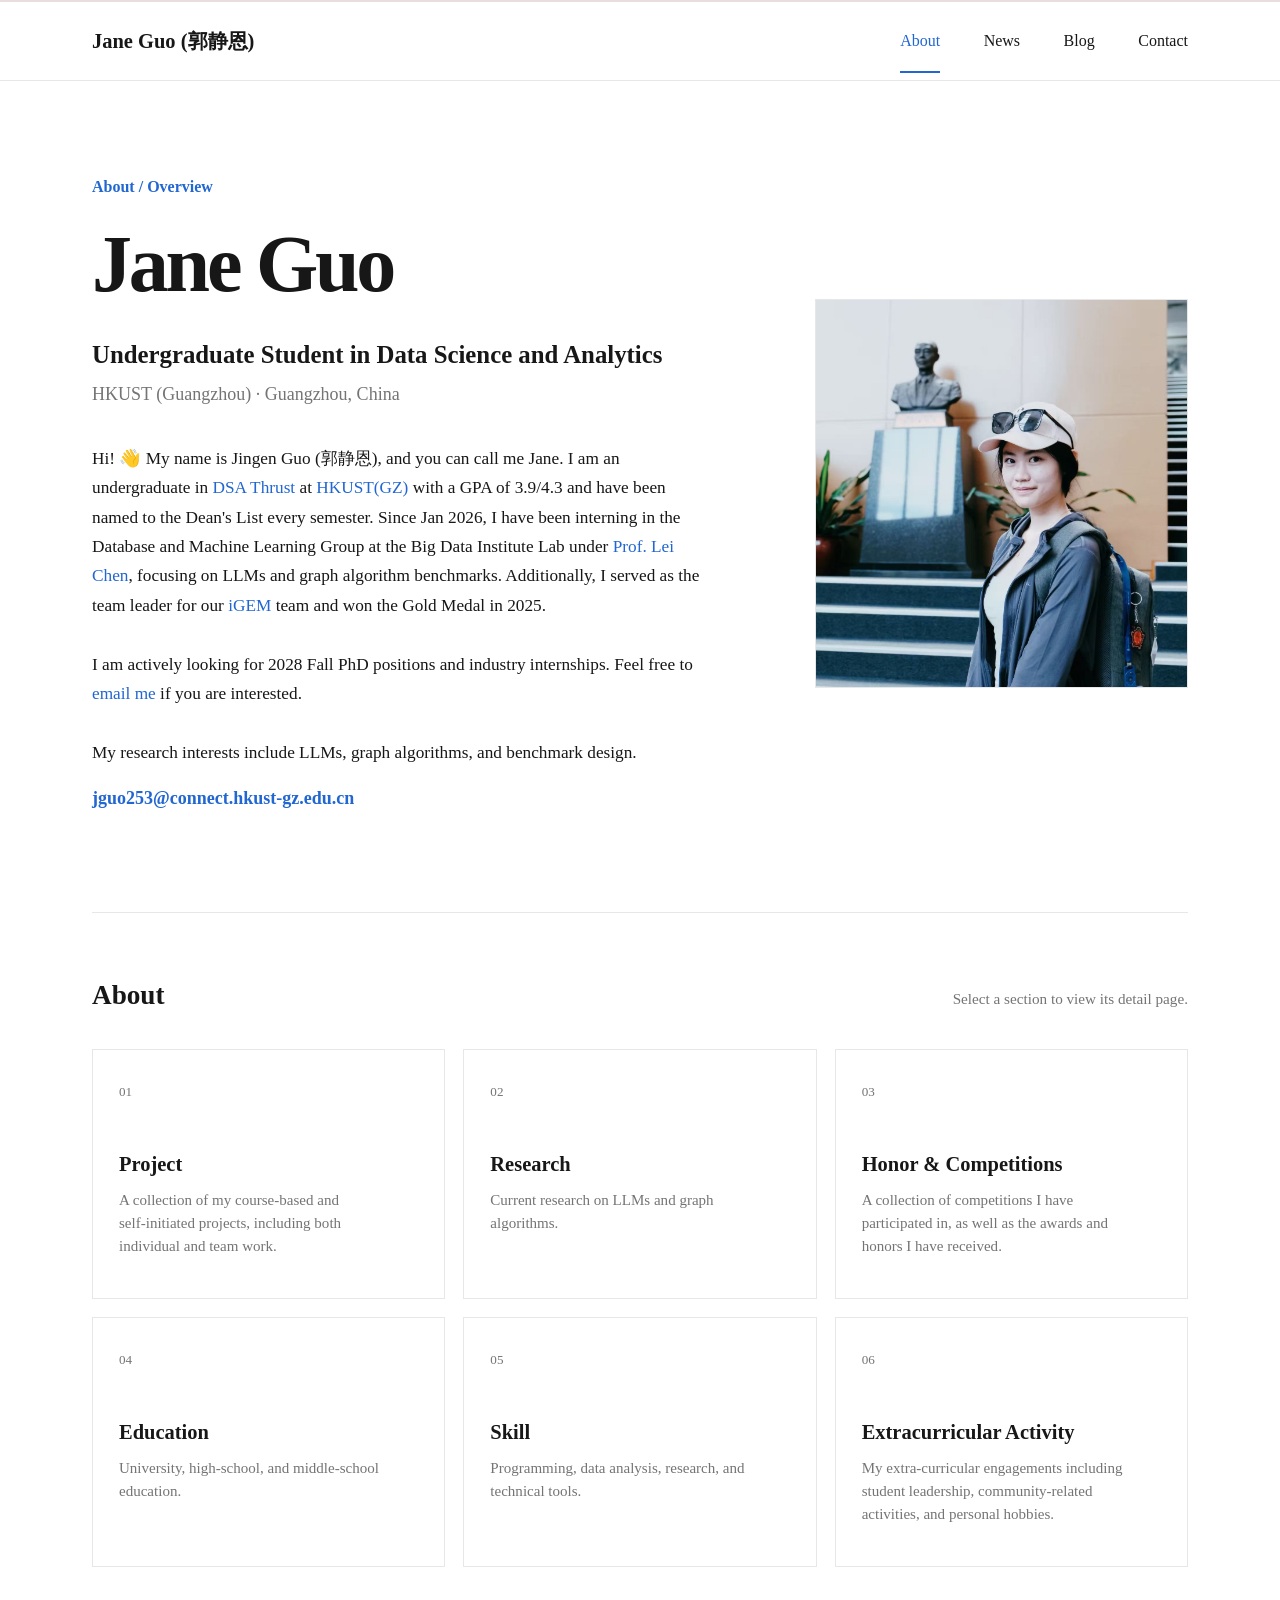
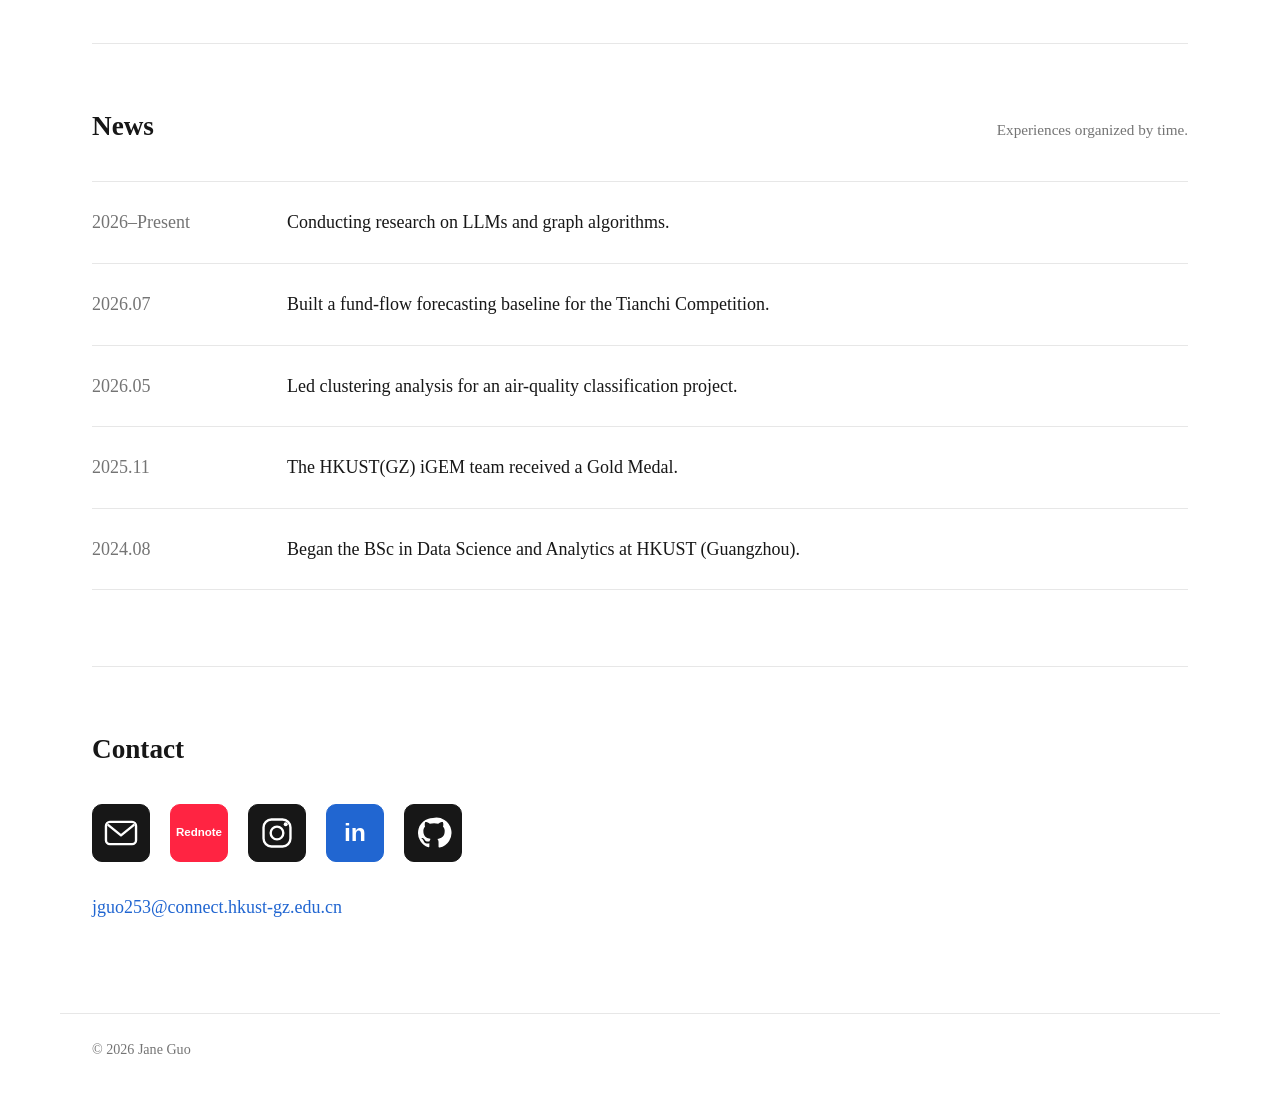
<file: index.html>
<!doctype html>
<html lang="en">
  <head>
    <meta charset="utf-8" />
    <meta name="viewport" content="width=device-width, initial-scale=1" />
    
    <meta name="google-site-verification" content="4O9VbKz7gOhTj0h71iMb3w2ew5AJ1kLALLmz59xgniI" />

    <title>Jane Guo (郭静恩) - Personal Academic Website</title>
    <meta name="description" content="Personal academic website of Jane Guo (郭静恩), Undergraduate Student in Big Data at HKUST (Guangzhou)." />
    <meta name="keywords" content="Jane Guo, 郭静恩, Jingen Guo, HKUST-GZ, Data Science and Analytics" />
    
    <meta name="theme-color" content="#ffffff" />
    <link rel="icon" href="favicon.svg" type="image/svg+xml" />
    <link rel="stylesheet" href="styles.css" />
    <script src="social-links.js" defer></script>
  </head>
  <body>
    <header class="site-header">
      <div class="nav-wrap">
        <a class="site-name" href="index.html#about">Jane Guo (郭静恩)</a>
        <nav aria-label="Primary navigation">
          <a class="active" href="index.html#about">About</a>
          <a href="index.html#news">News</a>
          <a href="blog.html">Blog</a>
          <a href="index.html#contact">Contact</a>
        </nav>
      </div>
    </header>

    <main>
      <section class="overview section" id="about">
        <div class="overview-copy">
          <p class="section-label">About / Overview</p>
          <h1>Jane Guo</h1>
          <p class="role">Undergraduate Student in Data Science and Analytics</p>
          <p class="meta">HKUST (Guangzhou) · Guangzhou, China</p>
          <p class="introduction">
          Hi! 👋 My name is Jingen Guo (郭静恩), and you can call me Jane. I am an undergraduate in <a href="https://dsa.hkust-gz.edu.cn/" target="_blank" rel="noopener">DSA Thrust</a> at <a href="https://www.hkust-gz.edu.cn/" target="_blank" rel="noopener">HKUST(GZ)</a> with a GPA of 3.9/4.3 and have been named to the Dean's List every semester. Since Jan 2026, I have been interning in the Database and Machine Learning Group at the Big Data Institute Lab under <a href="https://www.cse.ust.hk/~leichen/" target="_blank" rel="noopener">Prof. Lei Chen</a>, focusing on LLMs and graph algorithm benchmarks. Additionally, I served as the team leader for our <a href="https://teams.igem.org/5573/" target="_blank" rel="noopener">iGEM</a> team and won the Gold Medal in 2025.
          <br /><br />
          I am actively looking for 2028 Fall PhD positions and industry internships. Feel free to <a href="mailto:jguo253@connect.hkust-gz.edu.cn">email me</a> if you are interested.
          <br /><br />
          My research interests include LLMs, graph algorithms, and benchmark design.
        </p>
          <a class="text-link" href="mailto:jguo253@connect.hkust-gz.edu.cn">
            jguo253@connect.hkust-gz.edu.cn
          </a>
        </div>
        <figure class="overview-figure">
          <img src="introduction.jpg" alt="Jane Guo" />
        </figure>
      </section>

      <section class="section about-blocks" aria-labelledby="about-sections-title">
        <div class="section-heading">
          <h2 id="about-sections-title">About</h2>
          <p>Select a section to view its detail page.</p>
        </div>
        <div class="card-grid">
          <a class="section-card" href="project.html">
            <span class="card-number">01</span>
            <h3>Project</h3>
            <p>A collection of my course‑based and self‑initiated projects, including both individual and team work.</p>
            <span class="card-arrow" aria-hidden="true"></span>
          </a>
          <a class="section-card" href="research.html">
            <span class="card-number">02</span>
            <h3>Research</h3>
            <p>Current research on LLMs and graph algorithms.</p>
            <span class="card-arrow" aria-hidden="true"></span>
          </a>
          <a class="section-card" href="honor.html">
            <span class="card-number">03</span>
            <h3>Honor & Competitions</h3>
            <p>A collection of competitions I have participated in, as well as the awards and honors I have received.</p>
            <span class="card-arrow" aria-hidden="true"></span>
          </a>
          <a class="section-card" href="education.html">
            <span class="card-number">04</span>
            <h3>Education</h3>
            <p>University, high-school, and middle-school education.</p>
            <span class="card-arrow" aria-hidden="true"></span>
          </a>
          <a class="section-card" href="skill.html">
            <span class="card-number">05</span>
            <h3>Skill</h3>
            <p>Programming, data analysis, research, and technical tools.</p>
            <span class="card-arrow" aria-hidden="true"></span>
          </a>
          <a class="section-card" href="extracurricular.html">
            <span class="card-number">06</span>
            <h3>Extracurricular Activity</h3>
            <p>My extra‑curricular engagements including student leadership, community‑related activities, and personal hobbies.</p>
            <span class="card-arrow" aria-hidden="true"></span>
          </a>
        </div>
      </section>

      <section class="section" id="news" aria-labelledby="news-title">
        <div class="section-heading">
          <h2 id="news-title">News</h2>
          <p>Experiences organized by time.</p>
        </div>
        <div class="timeline">
          <article class="timeline-item">
            <time>2026–Present</time>
            <p>Conducting research on LLMs and graph algorithms.</p>
          </article>
          <article class="timeline-item">
            <time>2026.07</time>
            <p>Built a fund-flow forecasting baseline for the Tianchi Competition.</p>
          </article>
          <article class="timeline-item">
            <time>2026.05</time>
            <p>Led clustering analysis for an air-quality classification project.</p>
          </article>
          <article class="timeline-item">
            <time>2025.11</time>
            <p>The HKUST(GZ) iGEM team received a Gold Medal.</p>
          </article>
          <article class="timeline-item">
            <time>2024.08</time>
            <p>Began the BSc in Data Science and Analytics at HKUST (Guangzhou).</p>
          </article>
        </div>
      </section>

      <section class="section contact-section" id="contact" aria-labelledby="contact-title">
        <div class="section-heading">
          <h2 id="contact-title">Contact</h2>
        </div>
        <div class="social-list" aria-label="Contact and social accounts">
          <!-- Email -->
          <a class="social-link" href="mailto:jguo253@connect.hkust-gz.edu.cn" aria-label="Email" title="Email">
            <svg viewBox="0 0 48 48" aria-hidden="true">
              <rect x="5" y="10" width="38" height="28" rx="5" />
              <path d="M8 14l16 13 16-13" />
            </svg>
          </a>

          <!-- 小红书 (Rednote) -->
          <a class="social-link xhs" href="https://xhslink.cn/m/15lRslPC0zo" target="_blank" rel="noopener noreferrer" aria-label="Xiaohongshu" title="Xiaohongshu">
            <span aria-hidden="true">Rednote</span>
          </a>

          <!-- Instagram -->
          <a class="social-link" href="https://www.instagram.com/jane_kwok_0116" target="_blank" rel="noopener noreferrer" aria-label="Instagram" title="Instagram">
            <svg viewBox="0 0 48 48" aria-hidden="true">
              <rect x="7" y="7" width="34" height="34" rx="10" />
              <circle cx="24" cy="24" r="8" />
              <circle class="fill-dot" cx="35" cy="13" r="2.5" />
            </svg>
          </a>

          <!-- LinkedIn (如暂无链接可保留原样式或填入您的主页) -->
          <a class="social-link linkedin" href="#" target="_blank" rel="noopener noreferrer" aria-label="LinkedIn" title="LinkedIn">
            <span aria-hidden="true">in</span>
          </a>

          <!-- GitHub -->
          <a class="social-link" href="https://github.com/hahaha-dot" target="_blank" rel="noopener noreferrer" aria-label="GitHub" title="GitHub">
            <svg viewBox="0 0 48 48" aria-hidden="true">
              <path class="fill-shape" d="M24 5a19 19 0 00-6 37c1 .2 1.4-.4 1.4-1v-4c-5.7 1.2-6.9-2.4-6.9-2.4-.9-2.4-2.3-3-2.3-3-1.9-1.3.1-1.3.1-1.3 2.1.1 3.2 2.2 3.2 2.2 1.9 3.2 5 2.3 6.2 1.8.2-1.4.7-2.3 1.4-2.8-4.5-.5-9.3-2.3-9.3-10.2 0-2.3.8-4.1 2.2-5.6-.2-.5-1-2.7.2-5.5 0 0 1.8-.6 5.8 2.1a20 20 0 0110.6 0c4-2.7 5.8-2.1 5.8-2.1 1.2 2.8.4 5 .2 5.5 1.4 1.5 2.2 3.3 2.2 5.6 0 8-4.8 9.7-9.3 10.2.8.7 1.5 2 1.5 4v5.9c0 .6.4 1.2 1.4 1A19 19 0 0024 5z" />
            </svg>
          </a>
        </div>
        <p class="contact-email">
          <a href="mailto:jguo253@connect.hkust-gz.edu.cn">jguo253@connect.hkust-gz.edu.cn</a>
        </p>
      </section>
    </main>

    <footer>
      <p>© 2026 Jane Guo</p>
    </footer>
  </body>
</html>
</file>
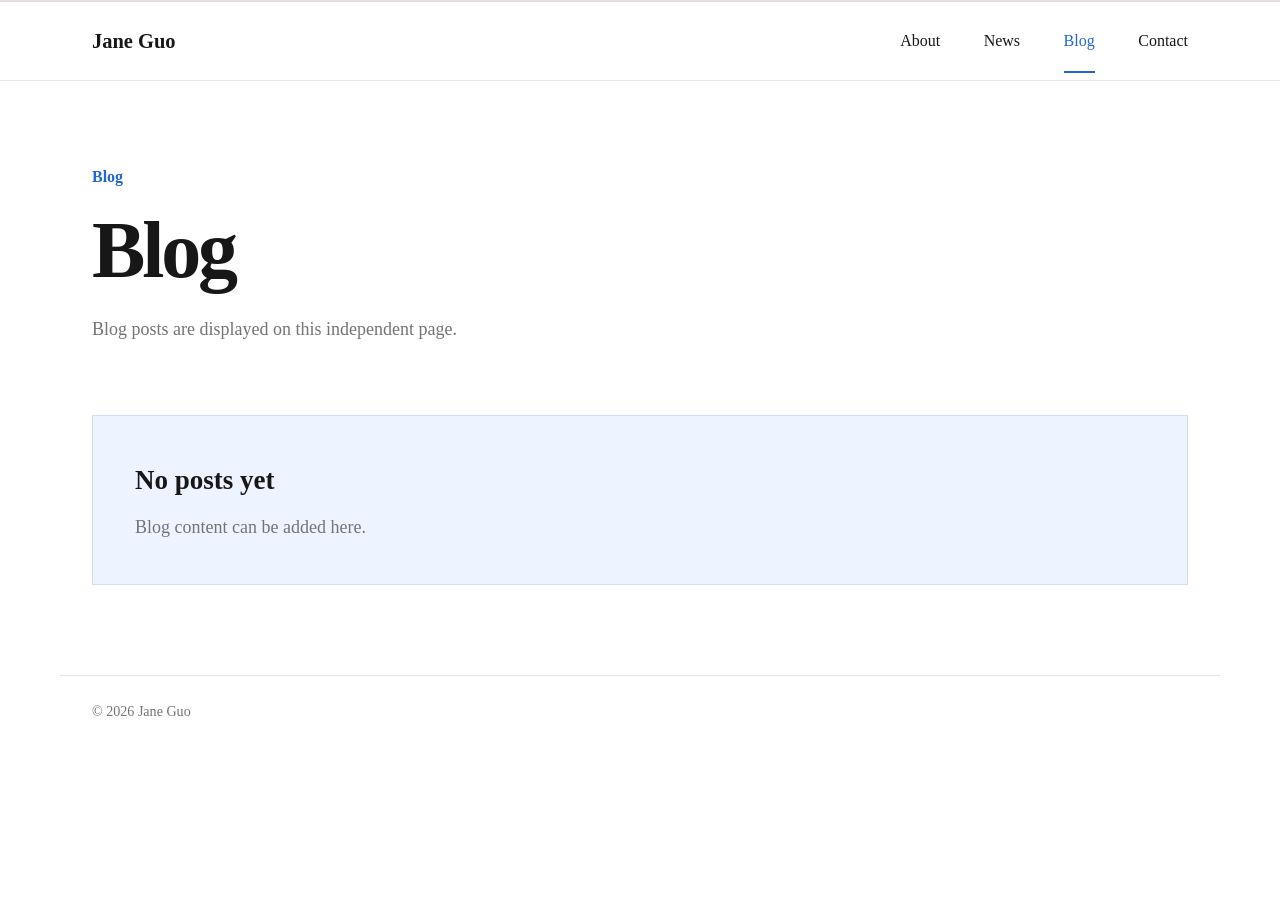
<file: blog.html>
<!doctype html>
<html lang="en">
  <head>
    <meta charset="utf-8" />
    <meta name="viewport" content="width=device-width, initial-scale=1" />
    <title>Blog · Jane Guo</title>
    <link rel="icon" href="favicon.svg" type="image/svg+xml" />
    <link rel="stylesheet" href="styles.css" />
  </head>
  <body>
    <header class="site-header">
      <div class="nav-wrap">
        <a class="site-name" href="index.html#about">Jane Guo</a>
        <nav aria-label="Primary navigation">
          <a href="index.html#about">About</a>
          <a href="index.html#news">News</a>
          <a class="active" href="blog.html">Blog</a>
          <a href="index.html#contact">Contact</a>
        </nav>
      </div>
    </header>
    <main class="detail-main">
      <section class="page-intro">
        <p class="section-label">Blog</p>
        <h1>Blog</h1>
        <p>Blog posts are displayed on this independent page.</p>
      </section>
      <section class="empty-blog" aria-label="Blog posts">
        <h2>No posts yet</h2>
        <p>Blog content can be added here.</p>
      </section>
    </main>
    <footer><p>© 2026 Jane Guo</p></footer>
  </body>
</html>
</file>
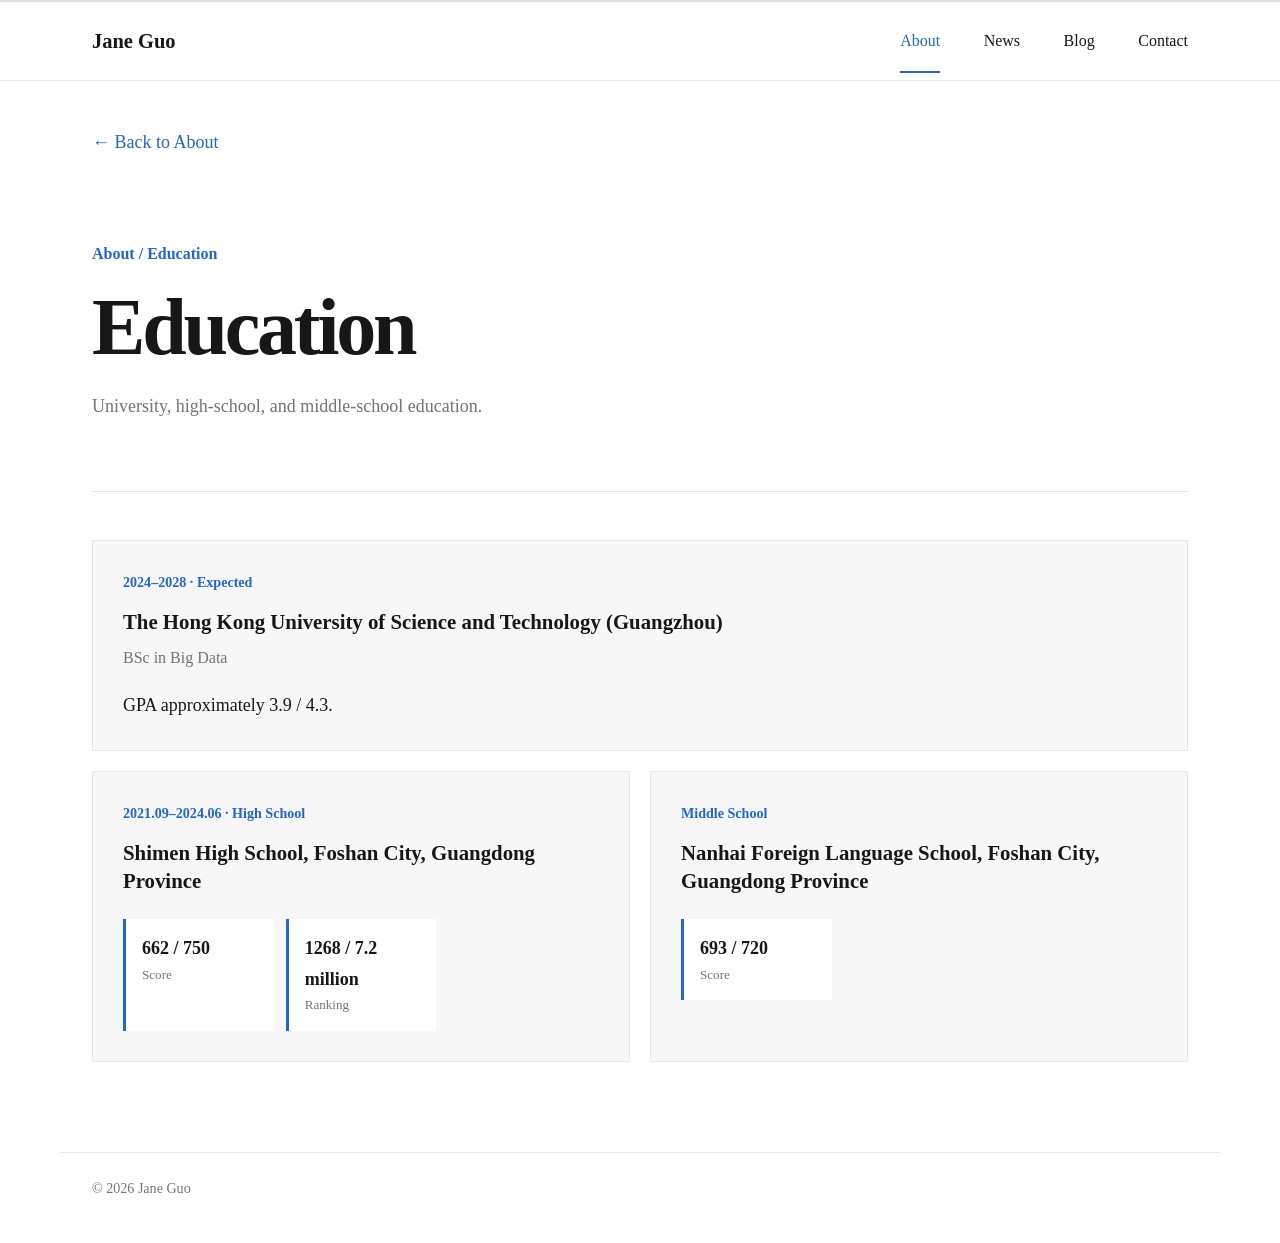
<file: education.html>
<!doctype html>
<html lang="en">
  <head>
    <meta charset="utf-8" />
    <meta name="viewport" content="width=device-width, initial-scale=1" />
    <title>Education · Jane Guo</title>
    <link rel="icon" href="favicon.svg" type="image/svg+xml" />
    <link rel="stylesheet" href="styles.css" />
  </head>
  <body>
    <header class="site-header">
      <div class="nav-wrap">
        <a class="site-name" href="index.html#about">Jane Guo</a>
        <nav aria-label="Primary navigation">
          <a class="active" href="index.html#about">About</a>
          <a href="index.html#news">News</a>
          <a href="blog.html">Blog</a>
          <a href="index.html#contact">Contact</a>
        </nav>
      </div>
    </header>
    <main class="detail-main">
      <a class="back-link" href="index.html#about">← Back to About</a>
      <section class="page-intro">
        <p class="section-label">About / Education</p>
        <h1>Education</h1>
        <p>University, high-school, and middle-school education.</p>
      </section>
      <section class="detail-grid" aria-label="Education details">
        <article class="detail-card wide">
          <p class="date">2024–2028 · Expected</p>
          <h2>The Hong Kong University of Science and Technology (Guangzhou)</h2>
          <h3>BSc in Big Data</h3>
          <p>GPA approximately 3.9 / 4.3.</p>
        </article>
        <article class="detail-card">
          <p class="date">2021.09–2024.06 · High School</p>
          <h2>Shimen High School, Foshan City, Guangdong Province</h2>
          <div class="metric-row">
            <div class="metric"><strong>662 / 750</strong><span>Score</span></div>
            <div class="metric"><strong> 1268 / 7.2 million</strong><span>Ranking</span></div>
          </div>
        </article>
        <article class="detail-card">
          <p class="date">Middle School</p>
          <h2>Nanhai Foreign Language School, Foshan City, Guangdong Province</h2>
          <div class="metric-row">
            <div class="metric"><strong>693 / 720</strong><span>Score</span></div>
          </div>
        </article>
      </section>
    </main>
    <footer><p>© 2026 Jane Guo</p></footer>
  </body>
</html>
</file>
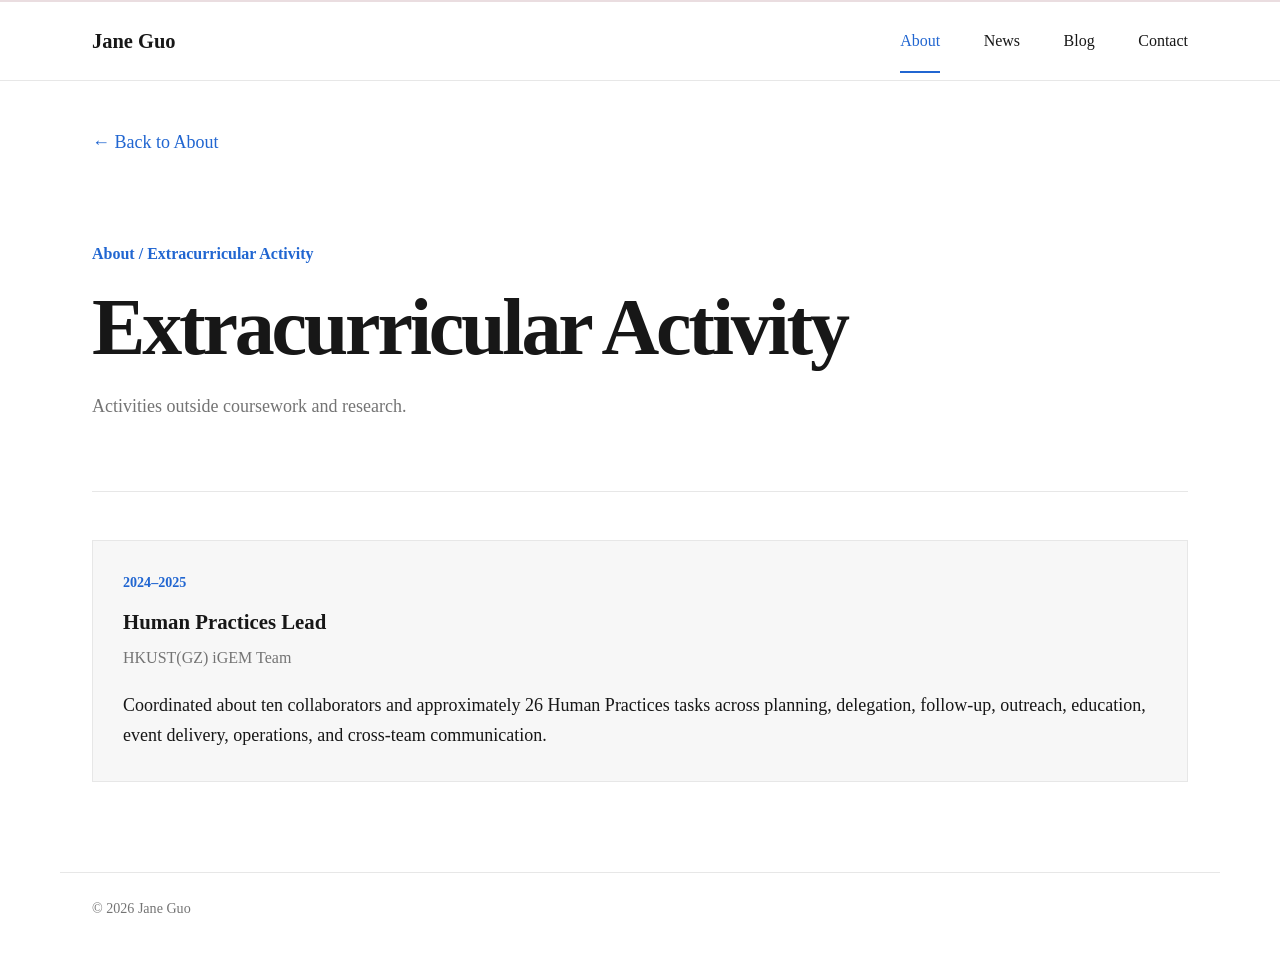
<file: extracurricular.html>
<!doctype html>
<html lang="en">
  <head>
    <meta charset="utf-8" />
    <meta name="viewport" content="width=device-width, initial-scale=1" />
    <title>Extracurricular Activity · Jane Guo</title>
    <link rel="icon" href="favicon.svg" type="image/svg+xml" />
    <link rel="stylesheet" href="styles.css" />
  </head>
  <body>
    <header class="site-header">
      <div class="nav-wrap">
        <a class="site-name" href="index.html#about">Jane Guo</a>
        <nav aria-label="Primary navigation">
          <a class="active" href="index.html#about">About</a>
          <a href="index.html#news">News</a>
          <a href="blog.html">Blog</a>
          <a href="index.html#contact">Contact</a>
        </nav>
      </div>
    </header>
    <main class="detail-main">
      <a class="back-link" href="index.html#about">← Back to About</a>
      <section class="page-intro">
        <p class="section-label">About / Extracurricular Activity</p>
        <h1>Extracurricular Activity</h1>
        <p>Activities outside coursework and research.</p>
      </section>
      <section class="detail-grid" aria-label="Extracurricular activity details">
        <article class="detail-card wide">
          <p class="date">2024–2025</p>
          <h2>Human Practices Lead</h2>
          <h3>HKUST(GZ) iGEM Team</h3>
          <p>
            Coordinated about ten collaborators and approximately 26 Human
            Practices tasks across planning, delegation, follow-up, outreach,
            education, event delivery, operations, and cross-team communication.
          </p>
        </article>
      </section>
    </main>
    <footer><p>© 2026 Jane Guo</p></footer>
  </body>
</html>
</file>
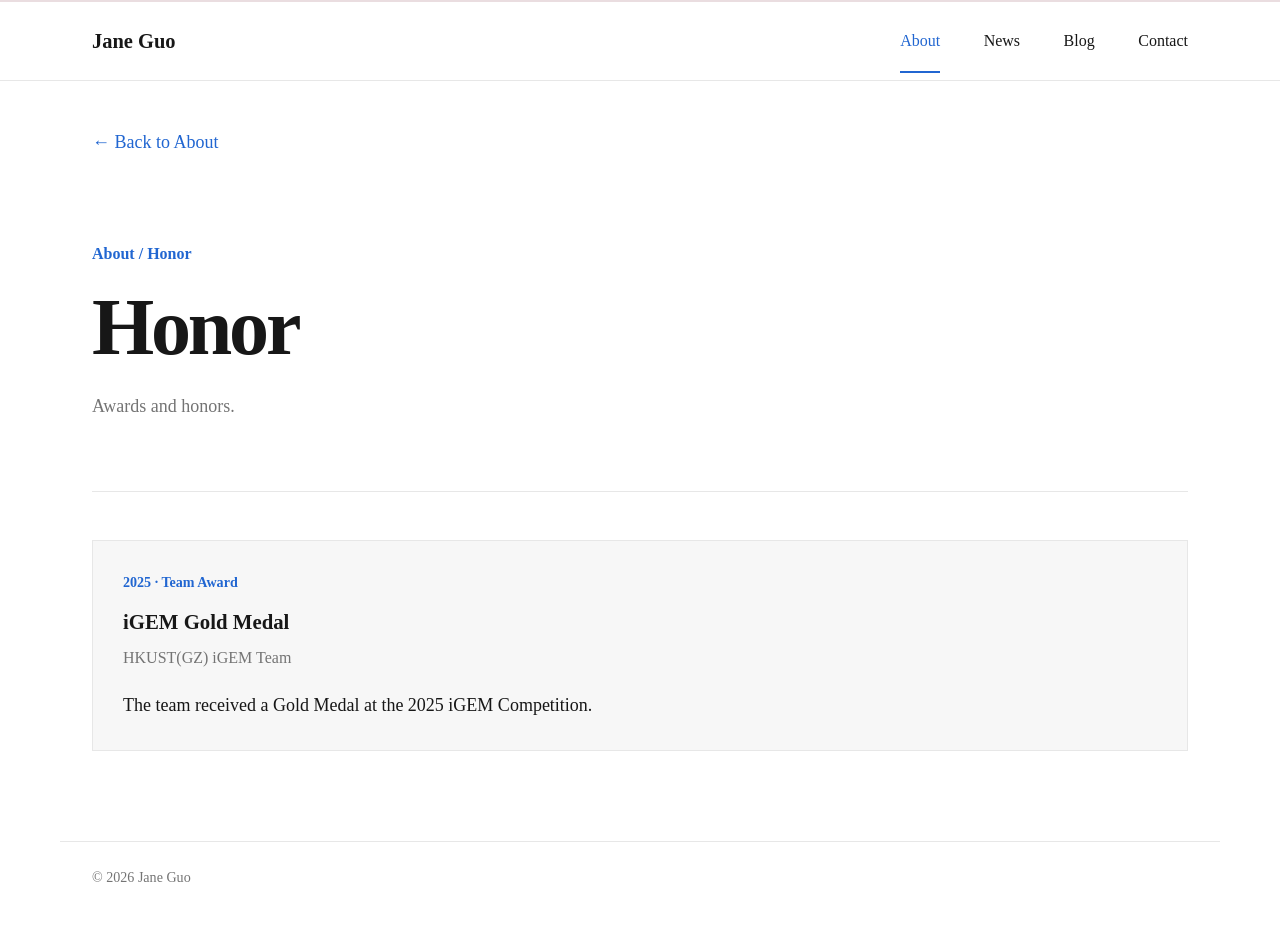
<file: honor.html>
<!doctype html>
<html lang="en">
  <head>
    <meta charset="utf-8" />
    <meta name="viewport" content="width=device-width, initial-scale=1" />
    <title>Honor · Jane Guo</title>
    <link rel="icon" href="favicon.svg" type="image/svg+xml" />
    <link rel="stylesheet" href="styles.css" />
  </head>
  <body>
    <header class="site-header">
      <div class="nav-wrap">
        <a class="site-name" href="index.html#about">Jane Guo</a>
        <nav aria-label="Primary navigation">
          <a class="active" href="index.html#about">About</a>
          <a href="index.html#news">News</a>
          <a href="blog.html">Blog</a>
          <a href="index.html#contact">Contact</a>
        </nav>
      </div>
    </header>
    <main class="detail-main">
      <a class="back-link" href="index.html#about">← Back to About</a>
      <section class="page-intro">
        <p class="section-label">About / Honor</p>
        <h1>Honor</h1>
        <p>Awards and honors.</p>
      </section>
      <section class="detail-grid" aria-label="Honor details">
        <article class="detail-card wide">
          <p class="date">2025 · Team Award</p>
          <h2>iGEM Gold Medal</h2>
          <h3>HKUST(GZ) iGEM Team</h3>
          <p>The team received a Gold Medal at the 2025 iGEM Competition.</p>
        </article>
      </section>
    </main>
    <footer><p>© 2026 Jane Guo</p></footer>
  </body>
</html>
</file>
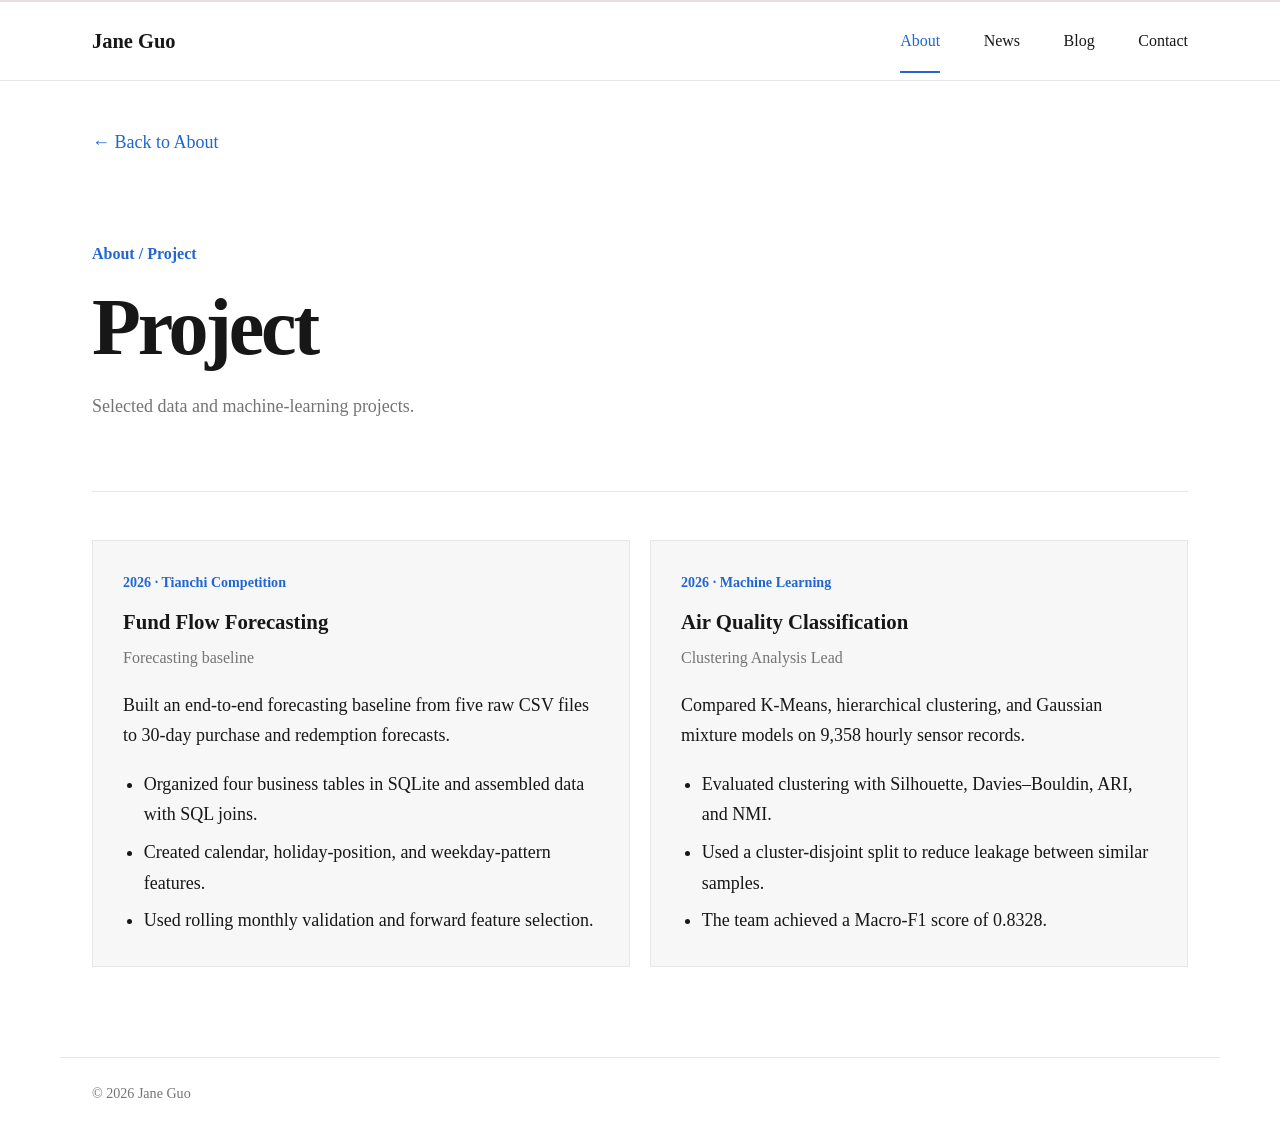
<file: project.html>
<!doctype html>
<html lang="en">
  <head>
    <meta charset="utf-8" />
    <meta name="viewport" content="width=device-width, initial-scale=1" />
    <title>Project · Jane Guo</title>
    <link rel="icon" href="favicon.svg" type="image/svg+xml" />
    <link rel="stylesheet" href="styles.css" />
  </head>
  <body>
    <header class="site-header">
      <div class="nav-wrap">
        <a class="site-name" href="index.html#about">Jane Guo</a>
        <nav aria-label="Primary navigation">
          <a class="active" href="index.html#about">About</a>
          <a href="index.html#news">News</a>
          <a href="blog.html">Blog</a>
          <a href="index.html#contact">Contact</a>
        </nav>
      </div>
    </header>
    <main class="detail-main">
      <a class="back-link" href="index.html#about">← Back to About</a>
      <section class="page-intro">
        <p class="section-label">About / Project</p>
        <h1>Project</h1>
        <p>Selected data and machine-learning projects.</p>
      </section>
      <section class="detail-grid" aria-label="Project details">
        <article class="detail-card">
          <p class="date">2026 · Tianchi Competition</p>
          <h2>Fund Flow Forecasting</h2>
          <h3>Forecasting baseline</h3>
          <p>
            Built an end-to-end forecasting baseline from five raw CSV files
            to 30-day purchase and redemption forecasts.
          </p>
          <ul>
            <li>Organized four business tables in SQLite and assembled data with SQL joins.</li>
            <li>Created calendar, holiday-position, and weekday-pattern features.</li>
            <li>Used rolling monthly validation and forward feature selection.</li>
          </ul>
        </article>
        <article class="detail-card">
          <p class="date">2026 · Machine Learning</p>
          <h2>Air Quality Classification</h2>
          <h3>Clustering Analysis Lead</h3>
          <p>
            Compared K-Means, hierarchical clustering, and Gaussian mixture
            models on 9,358 hourly sensor records.
          </p>
          <ul>
            <li>Evaluated clustering with Silhouette, Davies–Bouldin, ARI, and NMI.</li>
            <li>Used a cluster-disjoint split to reduce leakage between similar samples.</li>
            <li>The team achieved a Macro-F1 score of 0.8328.</li>
          </ul>
        </article>
      </section>
    </main>
    <footer><p>© 2026 Jane Guo</p></footer>
  </body>
</html>
</file>
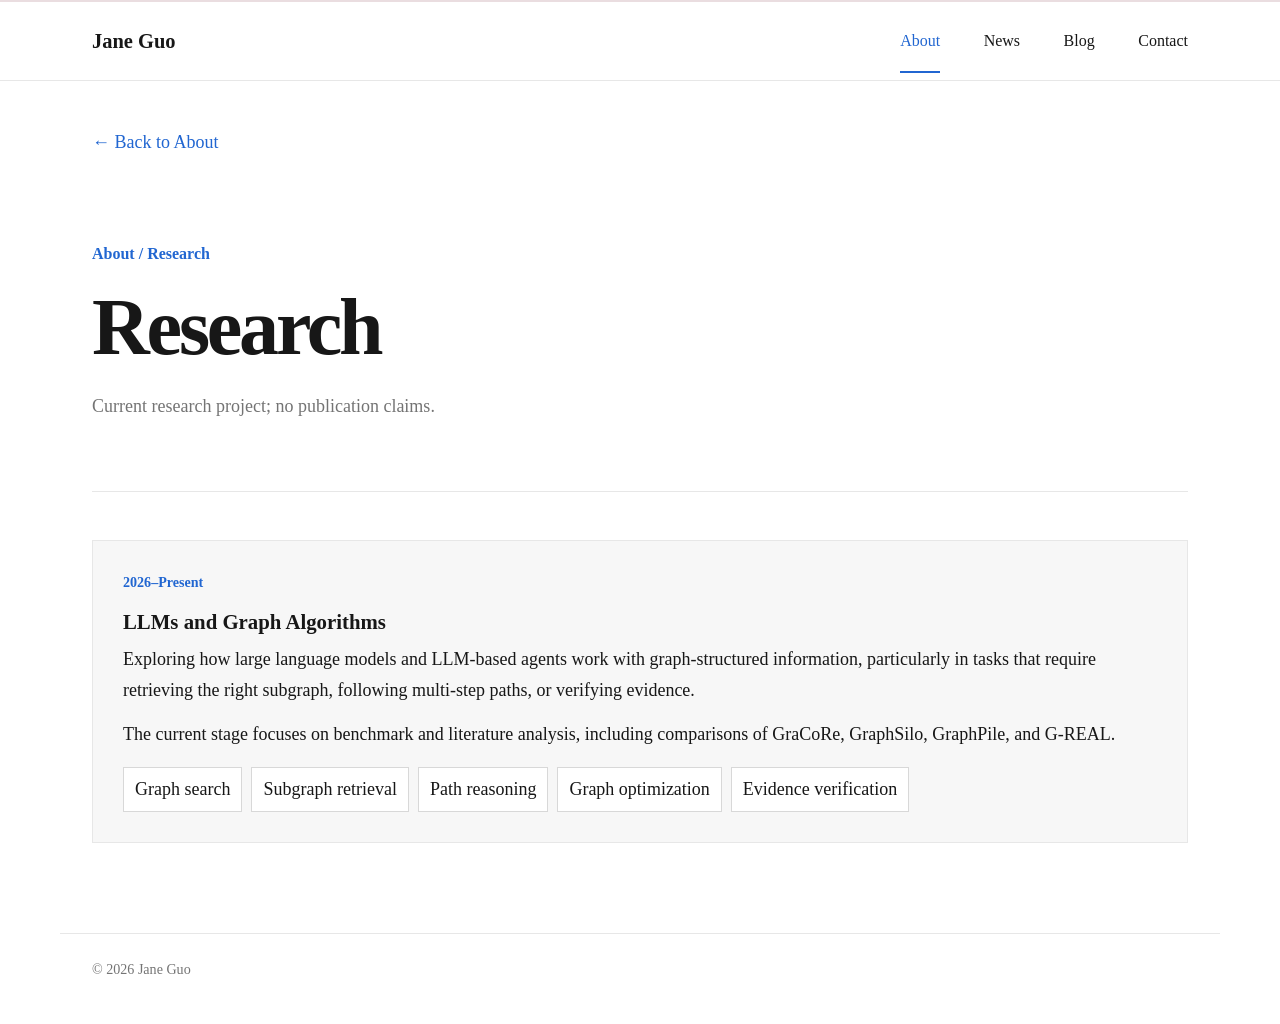
<file: research.html>
<!doctype html>
<html lang="en">
  <head>
    <meta charset="utf-8" />
    <meta name="viewport" content="width=device-width, initial-scale=1" />
    <title>Research · Jane Guo</title>
    <link rel="icon" href="favicon.svg" type="image/svg+xml" />
    <link rel="stylesheet" href="styles.css" />
  </head>
  <body>
    <header class="site-header">
      <div class="nav-wrap">
        <a class="site-name" href="index.html#about">Jane Guo</a>
        <nav aria-label="Primary navigation">
          <a class="active" href="index.html#about">About</a>
          <a href="index.html#news">News</a>
          <a href="blog.html">Blog</a>
          <a href="index.html#contact">Contact</a>
        </nav>
      </div>
    </header>
    <main class="detail-main">
      <a class="back-link" href="index.html#about">← Back to About</a>
      <section class="page-intro">
        <p class="section-label">About / Research</p>
        <h1>Research</h1>
        <p>Current research project; no publication claims.</p>
      </section>
      <section class="detail-grid" aria-label="Research details">
        <article class="detail-card wide">
          <p class="date">2026–Present</p>
          <h2>LLMs and Graph Algorithms</h2>
          <p>
            Exploring how large language models and LLM-based agents work with
            graph-structured information, particularly in tasks that require
            retrieving the right subgraph, following multi-step paths, or
            verifying evidence.
          </p>
          <p>
            The current stage focuses on benchmark and literature analysis,
            including comparisons of GraCoRe, GraphSilo, GraphPile, and G-REAL.
          </p>
          <div class="skill-list" aria-label="Research focus areas">
            <span>Graph search</span>
            <span>Subgraph retrieval</span>
            <span>Path reasoning</span>
            <span>Graph optimization</span>
            <span>Evidence verification</span>
          </div>
        </article>
      </section>
    </main>
    <footer><p>© 2026 Jane Guo</p></footer>
  </body>
</html>
</file>
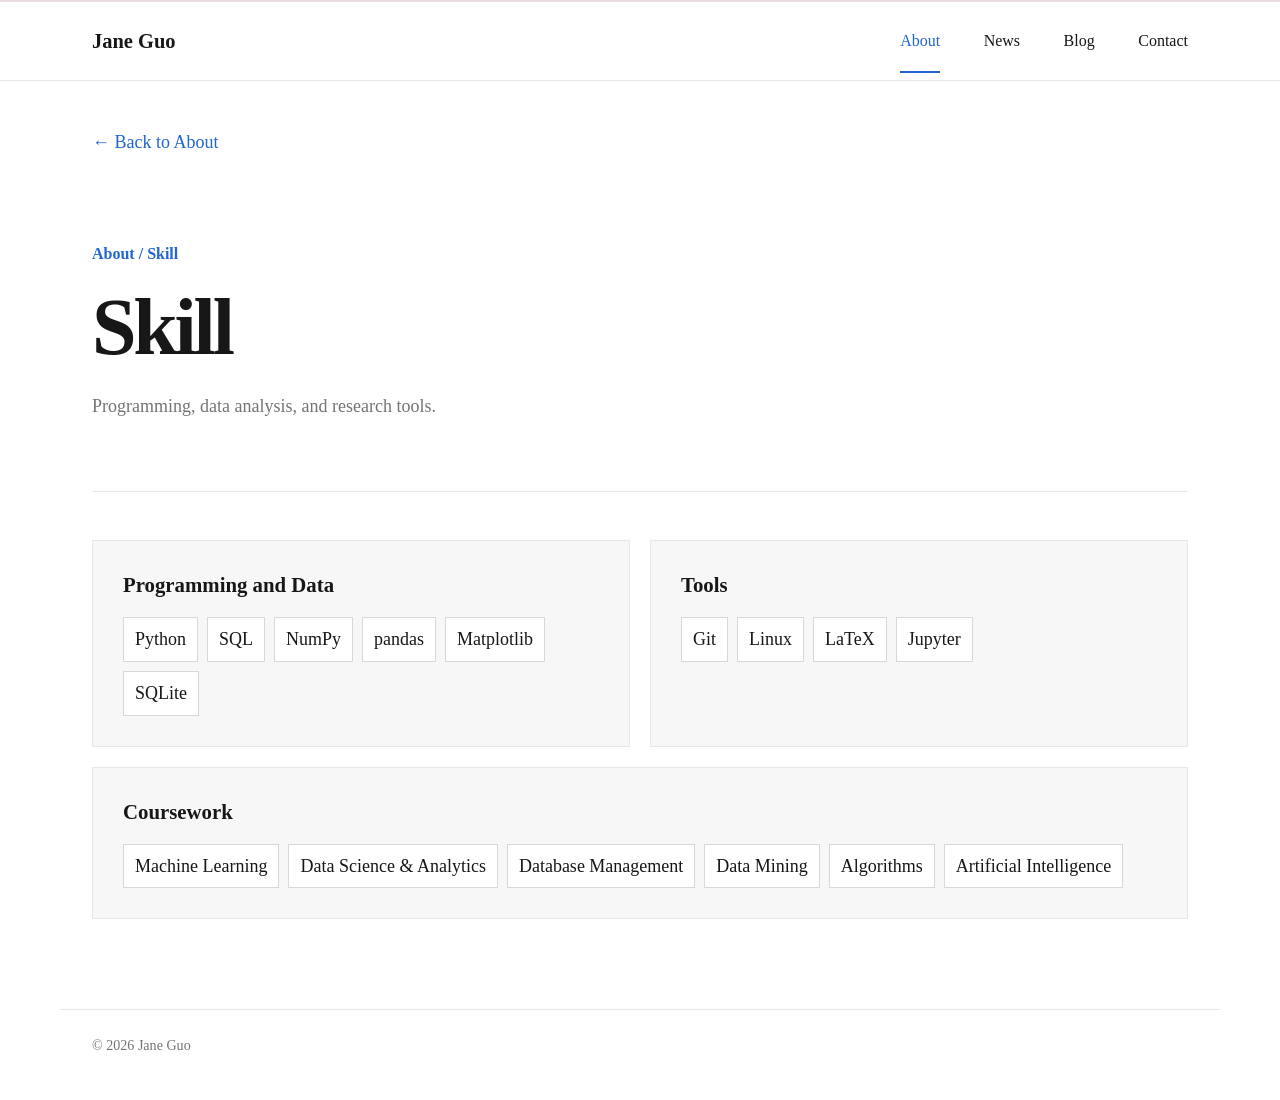
<file: skill.html>
<!doctype html>
<html lang="en">
  <head>
    <meta charset="utf-8" />
    <meta name="viewport" content="width=device-width, initial-scale=1" />
    <title>Skill · Jane Guo</title>
    <link rel="icon" href="favicon.svg" type="image/svg+xml" />
    <link rel="stylesheet" href="styles.css" />
  </head>
  <body>
    <header class="site-header">
      <div class="nav-wrap">
        <a class="site-name" href="index.html#about">Jane Guo</a>
        <nav aria-label="Primary navigation">
          <a class="active" href="index.html#about">About</a>
          <a href="index.html#news">News</a>
          <a href="blog.html">Blog</a>
          <a href="index.html#contact">Contact</a>
        </nav>
      </div>
    </header>
    <main class="detail-main">
      <a class="back-link" href="index.html#about">← Back to About</a>
      <section class="page-intro">
        <p class="section-label">About / Skill</p>
        <h1>Skill</h1>
        <p>Programming, data analysis, and research tools.</p>
      </section>
      <section class="detail-grid" aria-label="Skill details">
        <article class="detail-card">
          <h2>Programming and Data</h2>
          <div class="skill-list">
            <span>Python</span><span>SQL</span><span>NumPy</span><span>pandas</span>
            <span>Matplotlib</span><span>SQLite</span>
          </div>
        </article>
        <article class="detail-card">
          <h2>Tools</h2>
          <div class="skill-list">
            <span>Git</span><span>Linux</span><span>LaTeX</span><span>Jupyter</span>
          </div>
        </article>
        <article class="detail-card wide">
          <h2>Coursework</h2>
          <div class="skill-list">
            <span>Machine Learning</span><span>Data Science &amp; Analytics</span>
            <span>Database Management</span><span>Data Mining</span>
            <span>Algorithms</span><span>Artificial Intelligence</span>
          </div>
        </article>
      </section>
    </main>
    <footer><p>© 2026 Jane Guo</p></footer>
  </body>
</html>
</file>
<file: styles.css>
:root {
  --page: #ffffff;
  --text: #171717;
  --muted: #747474;
  --line: #e7e7e7;
  --soft: #f7f7f7;
  --accent: #2166d1;
  --accent-soft: #eef4ff;
  --red: #ff2442;
  --serif: Georgia, "Times New Roman", Times, serif;
}

* {
  box-sizing: border-box;
}

html {
  background: var(--page);
  scroll-behavior: smooth;
}

body {
  background: var(--page);
  color: var(--text);
  font-family: var(--serif);
  font-size: 18px;
  line-height: 1.7;
  margin: 0;
  -webkit-font-smoothing: antialiased;
}

a {
  color: var(--accent);
  text-decoration: none;
  text-underline-offset: 0.2em;
}

a:hover {
  text-decoration: underline;
}

a:focus-visible {
  border-radius: 2px;
  outline: 2px solid var(--accent);
  outline-offset: 4px;
}

.site-header {
  background: rgba(255, 255, 255, 0.96);
  border-bottom: 1px solid var(--line);
  border-top: 2px solid #eadde0;
  position: sticky;
  top: 0;
  z-index: 10;
}

.nav-wrap {
  align-items: center;
  display: flex;
  justify-content: space-between;
  margin: 0 auto;
  max-width: 1160px;
  min-height: 78px;
  padding: 0 32px;
}

.site-name {
  color: var(--text);
  font-size: 1.28rem;
  font-weight: 700;
}

.site-name:hover {
  text-decoration: none;
}

nav {
  align-items: center;
  display: flex;
  gap: clamp(24px, 3.4vw, 48px);
}

nav a {
  color: var(--text);
  font-size: 1rem;
  padding: 7px 0;
  position: relative;
}

nav a::after {
  background: var(--accent);
  bottom: -11px;
  content: "";
  height: 2px;
  left: 0;
  opacity: 0;
  position: absolute;
  right: 0;
  transform: translateY(3px);
  transition: opacity 160ms ease, transform 160ms ease;
}

nav a:hover,
nav a.active {
  color: var(--accent);
  text-decoration: none;
}

nav a:hover::after,
nav a.active::after {
  opacity: 1;
  transform: translateY(0);
}

main,
footer {
  margin: 0 auto;
  max-width: 1160px;
  padding-left: 32px;
  padding-right: 32px;
}

.section {
  border-top: 1px solid var(--line);
  padding: 66px 0 76px;
  scroll-margin-top: 78px;
}

.overview {
  align-items: center;
  border-top: 0;
  display: grid;
  gap: clamp(48px, 8vw, 110px);
  grid-template-columns: minmax(0, 1.25fr) minmax(280px, 0.75fr);
  min-height: 620px;
  padding-bottom: 98px;
  padding-top: 92px;
}

.section-label {
  color: var(--accent);
  font-size: 1rem;
  font-weight: 700;
  margin: 0 0 24px;
}

.overview h1,
.page-intro h1 {
  font-size: clamp(3.2rem, 6.4vw, 5rem);
  letter-spacing: -0.04em;
  line-height: 1;
  margin: 0;
}

.role {
  font-size: clamp(1.25rem, 2vw, 1.55rem);
  font-weight: 700;
  margin: 30px 0 3px;
}

.meta {
  color: var(--muted);
  margin: 0;
}

.introduction {
  font-size: 1.08rem;
  margin: 34px 0 16px;
  max-width: 670px;
}

.text-link {
  font-weight: 700;
}

.overview-figure {
  margin: 0;
}

.overview-figure img {
  border: 1px solid var(--line);
  display: block;
  height: auto;
  width: 100%;
}

.section-heading {
  align-items: baseline;
  display: flex;
  justify-content: space-between;
  margin-bottom: 38px;
}

.section-heading h2 {
  font-size: 1.7rem;
  line-height: 1.2;
  margin: 0;
}

.section-heading p {
  color: var(--muted);
  font-size: 0.95rem;
  margin: 0;
}

.card-grid {
  display: grid;
  gap: 18px;
  grid-template-columns: repeat(3, minmax(0, 1fr));
}

.section-card {
  background: var(--page);
  border: 1px solid var(--line);
  color: var(--text);
  display: block;
  min-height: 250px;
  padding: 25px 26px 28px;
  position: relative;
  transition: border-color 160ms ease, box-shadow 160ms ease, transform 160ms ease;
}

.section-card:hover {
  border-color: var(--accent);
  box-shadow: 0 14px 34px rgba(33, 102, 209, 0.08);
  text-decoration: none;
  transform: translateY(-3px);
}

.card-number {
  color: var(--muted);
  font-size: 0.82rem;
}

.section-card h3 {
  font-size: 1.28rem;
  line-height: 1.35;
  margin: 45px 0 10px;
}

.section-card p {
  color: var(--muted);
  font-size: 0.94rem;
  line-height: 1.55;
  margin: 0 34px 0 0;
}

.card-arrow {
  bottom: 24px;
  color: var(--accent);
  font-size: 1.2rem;
  position: absolute;
  right: 25px;
}

.timeline {
  border-top: 1px solid var(--line);
}

.timeline-item {
  align-items: baseline;
  border-bottom: 1px solid var(--line);
  display: grid;
  gap: 30px;
  grid-template-columns: 165px minmax(0, 1fr);
  padding: 25px 0;
}

.timeline-item time {
  color: var(--muted);
}

.timeline-item p {
  margin: 0;
}

.contact-section {
  padding-bottom: 90px;
}

.social-list {
  align-items: center;
  display: flex;
  flex-wrap: wrap;
  gap: 20px;
}

.social-link {
  align-items: center;
  background: var(--text);
  border: 1px solid var(--text);
  border-radius: 10px;
  color: #ffffff;
  display: inline-flex;
  height: 58px;
  justify-content: center;
  transition: opacity 160ms ease, transform 160ms ease;
  width: 58px;
}

a.social-link:hover {
  opacity: 0.8;
  text-decoration: none;
  transform: translateY(-2px);
}

.social-link svg {
  fill: none;
  height: 38px;
  stroke: currentColor;
  stroke-linecap: round;
  stroke-linejoin: round;
  stroke-width: 3;
  width: 38px;
}

.social-link .fill-shape,
.social-link .fill-dot {
  fill: currentColor;
  stroke: none;
}

.social-link.xhs {
  background: var(--red);
  border-color: var(--red);
  font-family: Arial, sans-serif;
  font-size: 0.72rem;
  font-weight: 800;
}

.social-link.linkedin {
  background: var(--accent);
  border-color: var(--accent);
  font-family: Arial, sans-serif;
  font-size: 1.55rem;
  font-weight: 700;
}

.social-link.is-pending {
  cursor: not-allowed;
  opacity: 0.38;
}

.contact-email {
  color: var(--muted);
  margin: 30px 0 0;
}

footer {
  border-top: 1px solid var(--line);
  color: var(--muted);
  font-size: 0.88rem;
  padding-bottom: 42px;
  padding-top: 24px;
}

footer p {
  margin: 0;
}

/* Detail pages */

.detail-main {
  padding-bottom: 90px;
}

.back-link {
  display: inline-block;
  margin-top: 46px;
}

.page-intro {
  padding: 82px 0 70px;
}

.page-intro .section-label {
  margin-bottom: 20px;
}

.page-intro p:last-child {
  color: var(--muted);
  margin: 24px 0 0;
  max-width: 720px;
}

.detail-grid {
  border-top: 1px solid var(--line);
  display: grid;
  gap: 20px;
  grid-template-columns: repeat(2, minmax(0, 1fr));
  padding-top: 48px;
}

.detail-card {
  background: var(--soft);
  border: 1px solid var(--line);
  padding: 30px;
}

.detail-card.wide {
  grid-column: 1 / -1;
}

.detail-card .date {
  color: var(--accent);
  font-size: 0.88rem;
  font-weight: 700;
  margin: 0 0 13px;
}

.detail-card h2 {
  font-size: 1.3rem;
  line-height: 1.35;
  margin: 0 0 8px;
}

.detail-card h3 {
  color: var(--muted);
  font-size: 1rem;
  font-weight: 400;
  margin: 0 0 18px;
}

.detail-card p {
  margin: 0;
}

.detail-card p + p {
  margin-top: 13px;
}

.detail-card ul {
  margin: 18px 0 0;
  padding-left: 1.15em;
}

.detail-card li + li {
  margin-top: 7px;
}

.metric-row {
  display: grid;
  gap: 12px;
  grid-template-columns: repeat(3, minmax(0, 1fr));
  margin-top: 24px;
}

.metric {
  background: var(--page);
  border-left: 3px solid var(--accent);
  padding: 14px 16px;
}

.metric strong,
.metric span {
  display: block;
}

.metric span {
  color: var(--muted);
  font-size: 0.82rem;
}

.skill-list {
  display: flex;
  flex-wrap: wrap;
  gap: 9px;
  margin-top: 18px;
}

.skill-list span {
  background: var(--page);
  border: 1px solid #d8d8d8;
  padding: 6px 11px;
}

.empty-blog {
  background: var(--accent-soft);
  border: 1px solid #cedeff;
  padding: 42px;
}

.empty-blog h2 {
  margin: 0 0 8px;
}

.empty-blog p {
  color: var(--muted);
  margin: 0;
}

@media (max-width: 880px) {
  .overview {
    gap: 42px;
    grid-template-columns: minmax(0, 1fr) 300px;
  }

  .card-grid {
    grid-template-columns: repeat(2, minmax(0, 1fr));
  }
}

@media (max-width: 680px) {
  body {
    font-size: 17px;
  }

  .nav-wrap {
    align-items: flex-start;
    flex-direction: column;
    gap: 9px;
    padding-bottom: 16px;
    padding-top: 14px;
  }

  nav {
    flex-wrap: wrap;
    gap: 7px 24px;
  }

  nav a {
    flex: 0 0 auto;
  }

  nav a::after {
    bottom: -4px;
  }

  main,
  footer,
  .nav-wrap {
    padding-left: 22px;
    padding-right: 22px;
  }

  .section {
    padding: 50px 0 58px;
    scroll-margin-top: 116px;
  }

  .overview {
    grid-template-columns: 1fr;
    min-height: 0;
    padding-bottom: 70px;
    padding-top: 62px;
  }

  .overview-figure {
    max-width: 360px;
    order: -1;
  }

  .section-heading {
    align-items: flex-start;
    flex-direction: column;
    gap: 8px;
  }

  .card-grid,
  .detail-grid {
    grid-template-columns: 1fr;
  }

  .detail-card.wide {
    grid-column: auto;
  }

  .section-card {
    min-height: 220px;
  }

  .timeline-item {
    gap: 5px;
    grid-template-columns: 1fr;
  }

  .page-intro {
    padding: 64px 0 52px;
  }

  .metric-row {
    grid-template-columns: 1fr;
  }
}

@media (prefers-reduced-motion: reduce) {
  html {
    scroll-behavior: auto;
  }

  nav a::after,
  .section-card,
  .social-link {
    transition: none;
  }
}
</file>
